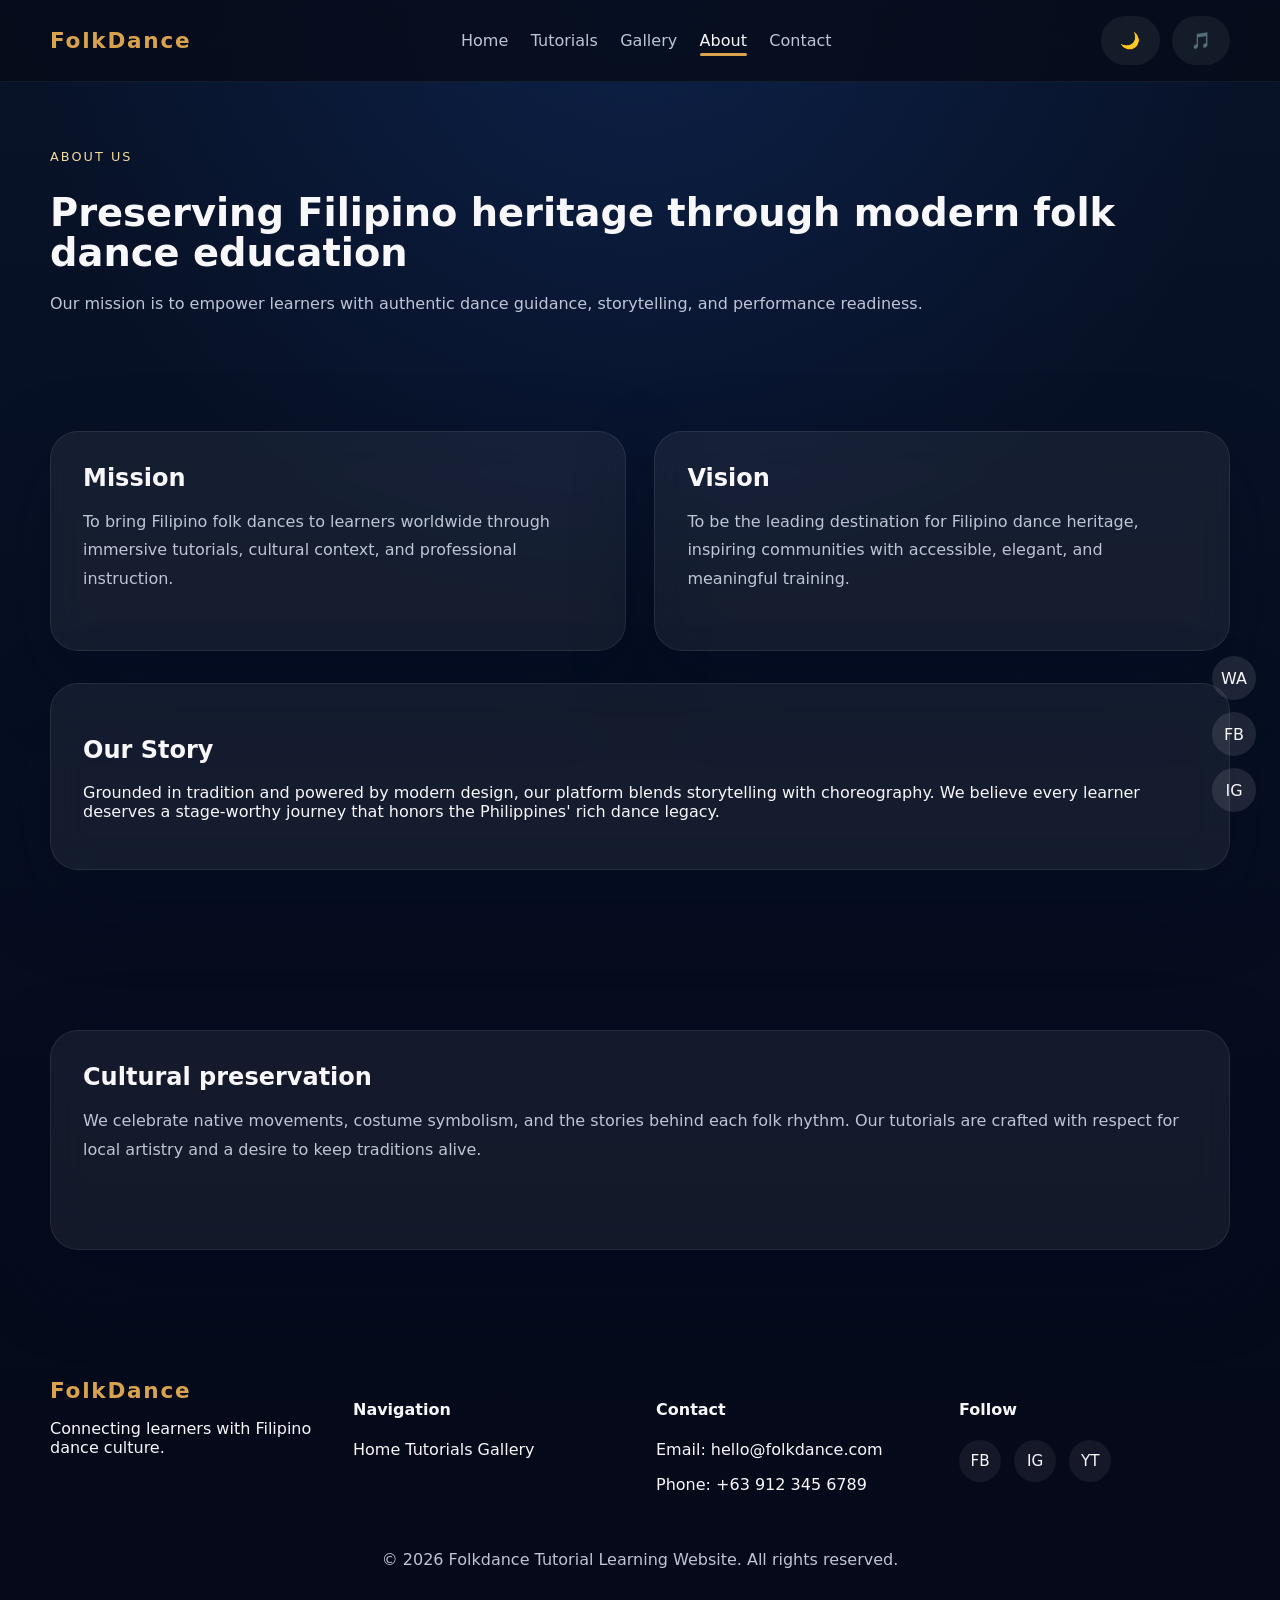
<file: about.html>
<!DOCTYPE html>
<html lang="en">
<head>
  <meta charset="UTF-8" />
  <meta name="viewport" content="width=device-width, initial-scale=1.0" />
  <title>About Folkdance Tutorials</title>
  <link rel="stylesheet" href="css/style.css" />
  <script defer src="js/script.js"></script>
</head>
<body class="page-about">
  <div id="preloader" class="preloader">
    <div class="preloader__spinner"></div>
    <p>Gathering our story...</p>
  </div>

  <header class="site-header">
    <div class="container header-inner">
      <a href="index.html" class="brand">FolkDance</a>
      <nav class="nav" id="mainNav">
        <a href="index.html" class="nav__link">Home</a>
        <a href="tutorials.html" class="nav__link">Tutorials</a>
        <a href="gallery.html" class="nav__link">Gallery</a>
        <a href="about.html" class="nav__link active">About</a>
        <a href="contact.html" class="nav__link">Contact</a>
      </nav>
      <div class="header-actions">
        <button class="icon-btn" id="themeToggle" aria-label="Toggle dark mode">🌙</button>
        <button class="icon-btn" id="musicToggle" aria-label="Toggle background music">🎵</button>
        <button class="menu-toggle" id="menuToggle" aria-label="Open menu">
          <span></span><span></span><span></span>
        </button>
      </div>
    </div>
    <div class="mobile-nav" id="mobileNav">
      <a href="index.html">Home</a>
      <a href="tutorials.html">Tutorials</a>
      <a href="gallery.html">Gallery</a>
      <a href="about.html">About</a>
      <a href="contact.html">Contact</a>
    </div>
  </header>

  <main>
    <section class="section page-header page-header--small">
      <div class="container">
        <span class="eyebrow">About us</span>
        <h1>Preserving Filipino heritage through modern folk dance education</h1>
        <p>Our mission is to empower learners with authentic dance guidance, storytelling, and performance readiness.</p>
      </div>
    </section>

    <section class="section story">
      <div class="container grid grid--2">
        <div class="glass-card story-card">
          <h2>Mission</h2>
          <p>To bring Filipino folk dances to learners worldwide through immersive tutorials, cultural context, and professional instruction.</p>
        </div>
        <div class="glass-card story-card">
          <h2>Vision</h2>
          <p>To be the leading destination for Filipino dance heritage, inspiring communities with accessible, elegant, and meaningful training.</p>
        </div>
      </div>
      <div class="container story-panel glass-card">
        <h2>Our Story</h2>
        <p>Grounded in tradition and powered by modern design, our platform blends storytelling with choreography. We believe every learner deserves a stage-worthy journey that honors the Philippines' rich dance legacy.</p>
      </div>
    </section>

    <section class="section culture">
      <div class="container culture-card glass-card">
        <h2>Cultural preservation</h2>
        <p>We celebrate native movements, costume symbolism, and the stories behind each folk rhythm. Our tutorials are crafted with respect for local artistry and a desire to keep traditions alive.</p>
      </div>
    </section>

  </main>

  <footer class="site-footer">
    <div class="container footer-grid">
      <div>
        <a href="index.html" class="brand">FolkDance</a>
        <p>Connecting learners with Filipino dance culture.</p>
      </div>
      <div>
        <h4>Navigation</h4>
        <a href="index.html">Home</a>
        <a href="tutorials.html">Tutorials</a>
        <a href="gallery.html">Gallery</a>
      </div>
      <div>
        <h4>Contact</h4>
        <p>Email: hello@folkdance.com</p>
        <p>Phone: +63 912 345 6789</p>
      </div>
      <div>
        <h4>Follow</h4>
        <div class="social-links">
          <a href="#">FB</a>
          <a href="#">IG</a>
          <a href="#">YT</a>
        </div>
      </div>
    </div>
    <div class="footer-note">
      <p>© 2026 Folkdance Tutorial Learning Website. All rights reserved.</p>
    </div>
  </footer>

  <button id="backToTop" class="back-to-top" aria-label="Back to top">↑</button>
  <div class="floating-socials">
    <a href="#" aria-label="WhatsApp">WA</a>
    <a href="#" aria-label="Facebook">FB</a>
    <a href="#" aria-label="Instagram">IG</a>
  </div>
  <audio id="bgMusic" loop src="https://assets.mixkit.co/music/preview/mixkit-joyful-upbeat-folk-accordion-1316.mp3"></audio>
</body>
</html>
</file>
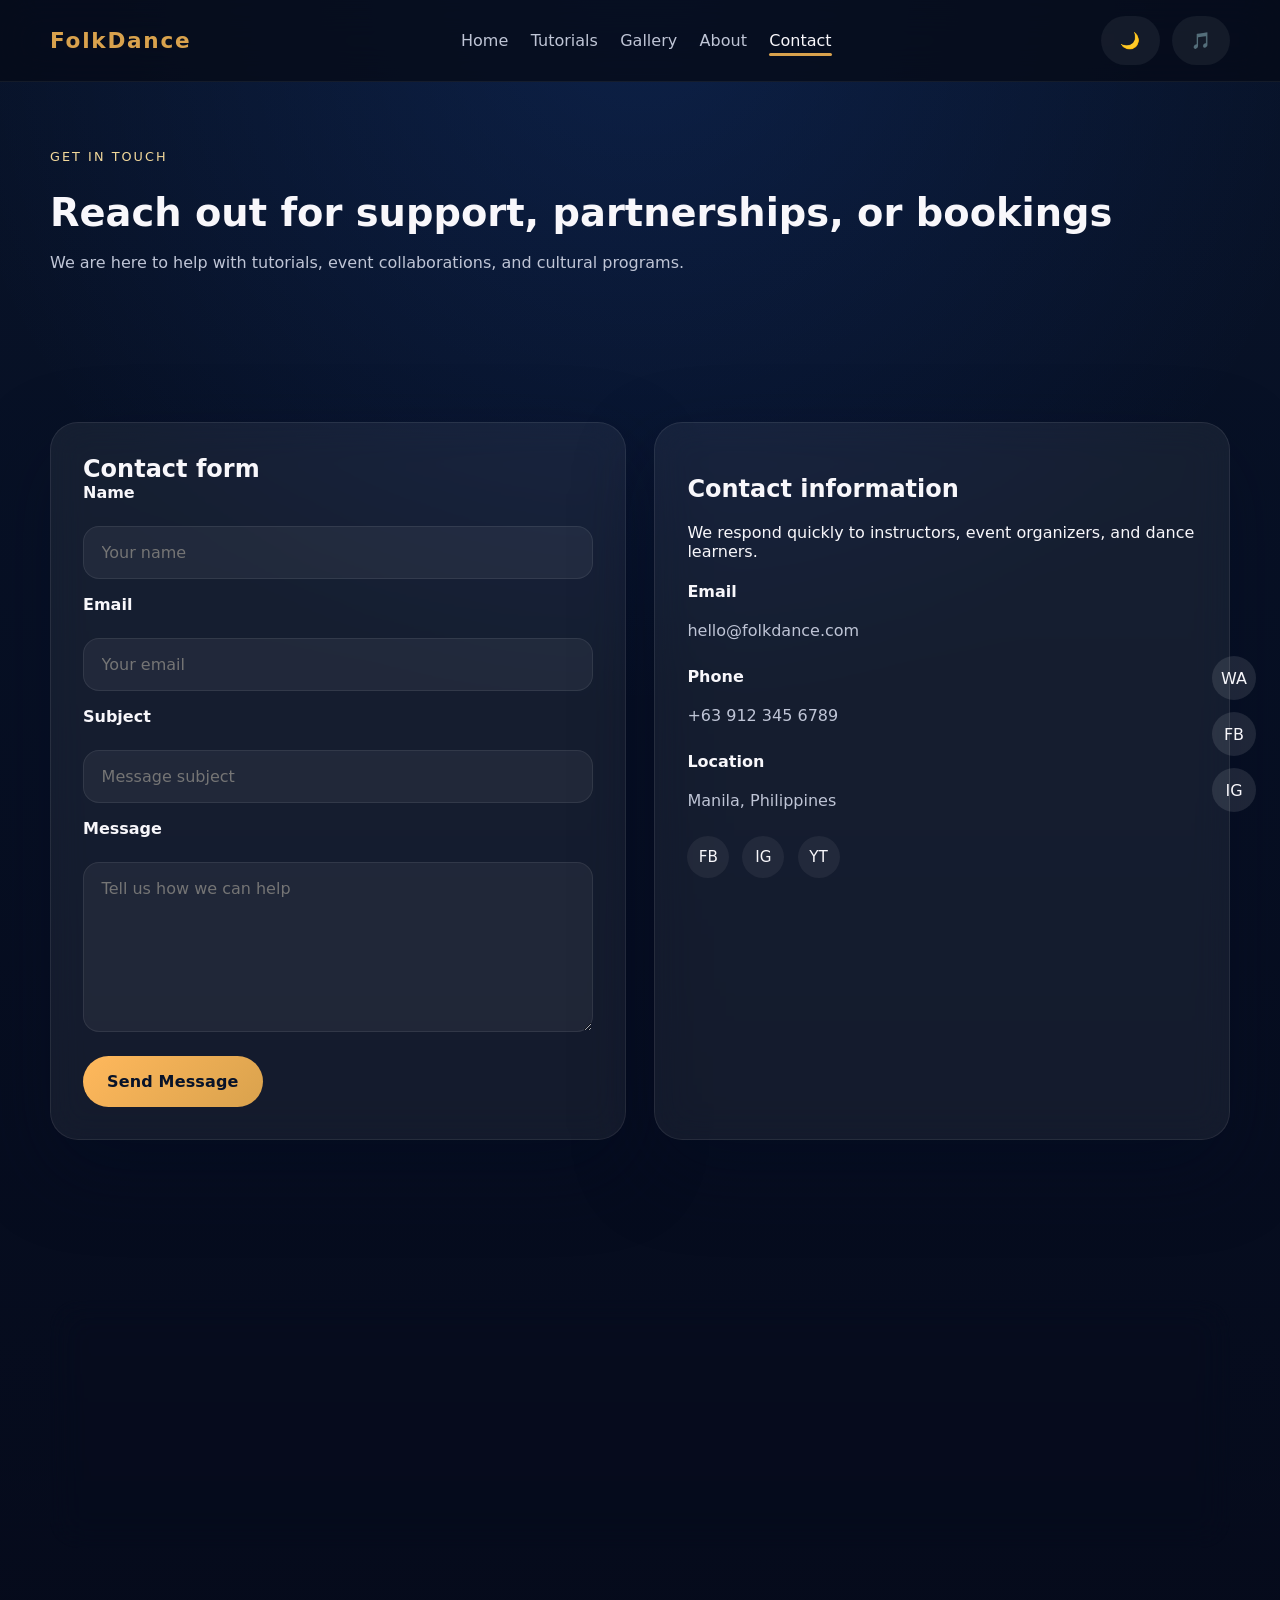
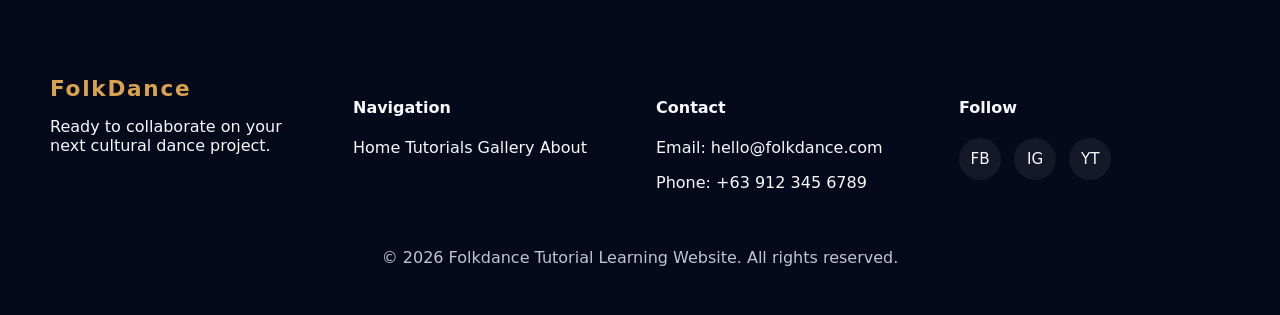
<file: contact.html>
<!DOCTYPE html>
<html lang="en">
<head>
  <meta charset="UTF-8" />
  <meta name="viewport" content="width=device-width, initial-scale=1.0" />
  <title>Contact Folkdance Tutorials</title>
  <link rel="stylesheet" href="css/style.css" />
  <script defer src="js/script.js"></script>
</head>
<body class="page-contact">
  <div id="preloader" class="preloader">
    <div class="preloader__spinner"></div>
    <p>Loading contact details...</p>
  </div>

  <header class="site-header">
    <div class="container header-inner">
      <a href="index.html" class="brand">FolkDance</a>
      <nav class="nav" id="mainNav">
        <a href="index.html" class="nav__link">Home</a>
        <a href="tutorials.html" class="nav__link">Tutorials</a>
        <a href="gallery.html" class="nav__link">Gallery</a>
        <a href="about.html" class="nav__link">About</a>
        <a href="contact.html" class="nav__link active">Contact</a>
      </nav>
      <div class="header-actions">
        <button class="icon-btn" id="themeToggle" aria-label="Toggle dark mode">🌙</button>
        <button class="icon-btn" id="musicToggle" aria-label="Toggle background music">🎵</button>
        <button class="menu-toggle" id="menuToggle" aria-label="Open menu">
          <span></span><span></span><span></span>
        </button>
      </div>
    </div>
    <div class="mobile-nav" id="mobileNav">
      <a href="index.html">Home</a>
      <a href="tutorials.html">Tutorials</a>
      <a href="gallery.html">Gallery</a>
      <a href="about.html">About</a>
      <a href="contact.html">Contact</a>
    </div>
  </header>

  <main>
    <section class="section page-header page-header--small">
      <div class="container">
        <span class="eyebrow">Get in touch</span>
        <h1>Reach out for support, partnerships, or bookings</h1>
        <p>We are here to help with tutorials, event collaborations, and cultural programs.</p>
      </div>
    </section>

    <section class="section contact-grid">
      <div class="container grid grid--2">
        <div class="glass-card contact-panel">
          <h2>Contact form</h2>
          <form class="contact-form">
            <label for="name">Name</label>
            <input id="name" type="text" placeholder="Your name" />
            <label for="email">Email</label>
            <input id="email" type="email" placeholder="Your email" />
            <label for="subject">Subject</label>
            <input id="subject" type="text" placeholder="Message subject" />
            <label for="message">Message</label>
            <textarea id="message" rows="5" placeholder="Tell us how we can help"></textarea>
            <button type="submit" class="btn btn-primary">Send Message</button>
          </form>
        </div>
        <div class="glass-card contact-info">
          <h2>Contact information</h2>
          <p>We respond quickly to instructors, event organizers, and dance learners.</p>
          <div class="info-block">
            <h4>Email</h4>
            <p>hello@folkdance.com</p>
          </div>
          <div class="info-block">
            <h4>Phone</h4>
            <p>+63 912 345 6789</p>
          </div>
          <div class="info-block">
            <h4>Location</h4>
            <p>Manila, Philippines</p>
          </div>
          <div class="social-links contact-socials">
            <a href="#">FB</a>
            <a href="#">IG</a>
            <a href="#">YT</a>
          </div>
        </div>
      </div>
    </section>

    <section class="section map-section">
      <div class="container">
        <div class="map-card glass-card">
          <h2>Find us on the map</h2>
          <iframe class="map-frame" src="https://www.google.com/maps/embed?pb=!1m18!1m12!1m3!1d3875.5437091161213!2d121.03996911530162!3d14.610349389847254!2m3!1f0!2f0!3f0!3m2!1i1024!2i768!4f13.1!3m3!1m2!1s0x3397b7cf3a7b18e3%3A0xc827fe6b4b661d60!2sManila!5e0!3m2!1sen!2sph!4v1700000000000!5m2!1sen!2sph" allowfullscreen="" loading="lazy" referrerpolicy="no-referrer-when-downgrade"></iframe>
        </div>
      </div>
    </section>
  </main>

  <footer class="site-footer">
    <div class="container footer-grid">
      <div>
        <a href="index.html" class="brand">FolkDance</a>
        <p>Ready to collaborate on your next cultural dance project.</p>
      </div>
      <div>
        <h4>Navigation</h4>
        <a href="index.html">Home</a>
        <a href="tutorials.html">Tutorials</a>
        <a href="gallery.html">Gallery</a>
        <a href="about.html">About</a>
      </div>
      <div>
        <h4>Contact</h4>
        <p>Email: hello@folkdance.com</p>
        <p>Phone: +63 912 345 6789</p>
      </div>
      <div>
        <h4>Follow</h4>
        <div class="social-links">
          <a href="#">FB</a>
          <a href="#">IG</a>
          <a href="#">YT</a>
        </div>
      </div>
    </div>
    <div class="footer-note">
      <p>© 2026 Folkdance Tutorial Learning Website. All rights reserved.</p>
    </div>
  </footer>

  <button id="backToTop" class="back-to-top" aria-label="Back to top">↑</button>
  <div class="floating-socials">
    <a href="#" aria-label="WhatsApp">WA</a>
    <a href="#" aria-label="Facebook">FB</a>
    <a href="#" aria-label="Instagram">IG</a>
  </div>
  <audio id="bgMusic" loop src="https://assets.mixkit.co/music/preview/mixkit-joyful-upbeat-folk-accordion-1316.mp3"></audio>
</body>
</html>
</file>
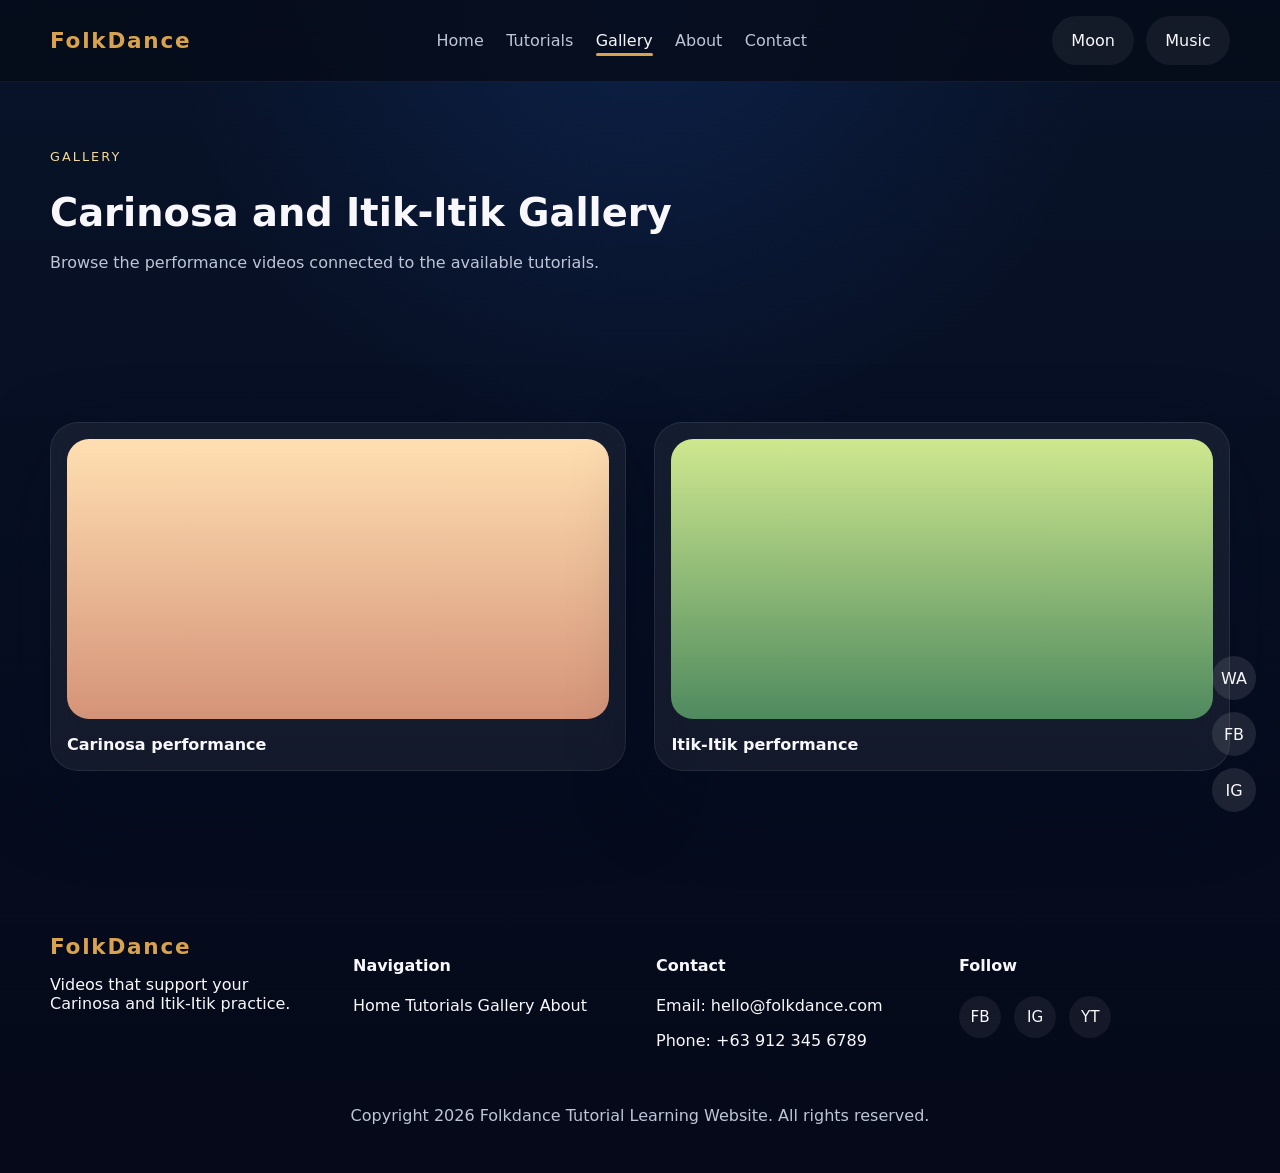
<file: gallery.html>
<!DOCTYPE html>
<html lang="en">
<head>
  <meta charset="UTF-8" />
  <meta name="viewport" content="width=device-width, initial-scale=1.0" />
  <title>Folkdance Gallery</title>
  <link rel="stylesheet" href="css/style.css" />
  <script defer src="js/script.js"></script>
</head>
<body class="page-gallery">
  <div id="preloader" class="preloader">
    <div class="preloader__spinner"></div>
    <p>Loading gallery...</p>
  </div>

  <header class="site-header">
    <div class="container header-inner">
      <a href="index.html" class="brand">FolkDance</a>
      <nav class="nav" id="mainNav">
        <a href="index.html" class="nav__link">Home</a>
        <a href="tutorials.html" class="nav__link">Tutorials</a>
        <a href="gallery.html" class="nav__link active">Gallery</a>
        <a href="about.html" class="nav__link">About</a>
        <a href="contact.html" class="nav__link">Contact</a>
      </nav>
      <div class="header-actions">
        <button class="icon-btn" id="themeToggle" aria-label="Toggle dark mode">Moon</button>
        <button class="icon-btn" id="musicToggle" aria-label="Toggle background music">Music</button>
        <button class="menu-toggle" id="menuToggle" aria-label="Open menu">
          <span></span><span></span><span></span>
        </button>
      </div>
    </div>
    <div class="mobile-nav" id="mobileNav">
      <a href="index.html">Home</a>
      <a href="tutorials.html">Tutorials</a>
      <a href="gallery.html">Gallery</a>
      <a href="about.html">About</a>
      <a href="contact.html">Contact</a>
    </div>
  </header>

  <main>
    <section class="section page-header page-header--small">
      <div class="container">
        <span class="eyebrow">Gallery</span>
        <h1>Carinosa and Itik-Itik Gallery</h1>
        <p>Browse the performance videos connected to the available tutorials.</p>
      </div>
    </section>

    <section class="section gallery-section">
      <div class="container grid grid--2" id="galleryGrid">
        <div class="gallery-item glass-card" data-type="video" data-src="videos/Gallery/Philippine Folk Dances - Track 02 - Carinosa.mp4">
          <div class="gallery-thumb gallery-thumb--carinosa"></div>
          <span class="gallery-label">Carinosa performance</span>
        </div>
        <div class="gallery-item glass-card" data-type="video" data-src="videos/Gallery/Philippine Folk Dances - Track 03 - Itik Itik.mp4">
          <div class="gallery-thumb gallery-thumb--itik"></div>
          <span class="gallery-label">Itik-Itik performance</span>
        </div>
      </div>
    </section>
  </main>

  <div class="lightbox" id="lightbox">
    <button class="lightbox-close" id="lightboxClose" aria-label="Close preview">x</button>
    <div class="lightbox-content" id="lightboxContent"></div>
  </div>

  <footer class="site-footer">
    <div class="container footer-grid">
      <div>
        <a href="index.html" class="brand">FolkDance</a>
        <p>Videos that support your Carinosa and Itik-Itik practice.</p>
      </div>
      <div>
        <h4>Navigation</h4>
        <a href="index.html">Home</a>
        <a href="tutorials.html">Tutorials</a>
        <a href="gallery.html">Gallery</a>
        <a href="about.html">About</a>
      </div>
      <div>
        <h4>Contact</h4>
        <p>Email: hello@folkdance.com</p>
        <p>Phone: +63 912 345 6789</p>
      </div>
      <div>
        <h4>Follow</h4>
        <div class="social-links">
          <a href="#">FB</a>
          <a href="#">IG</a>
          <a href="#">YT</a>
        </div>
      </div>
    </div>
    <div class="footer-note">
      <p>Copyright 2026 Folkdance Tutorial Learning Website. All rights reserved.</p>
    </div>
  </footer>

  <button id="backToTop" class="back-to-top" aria-label="Back to top">Up</button>
  <div class="floating-socials">
    <a href="#" aria-label="WhatsApp">WA</a>
    <a href="#" aria-label="Facebook">FB</a>
    <a href="#" aria-label="Instagram">IG</a>
  </div>
  <audio id="bgMusic" loop src="https://assets.mixkit.co/music/preview/mixkit-joyful-upbeat-folk-accordion-1316.mp3"></audio>
</body>
</html>
</file>
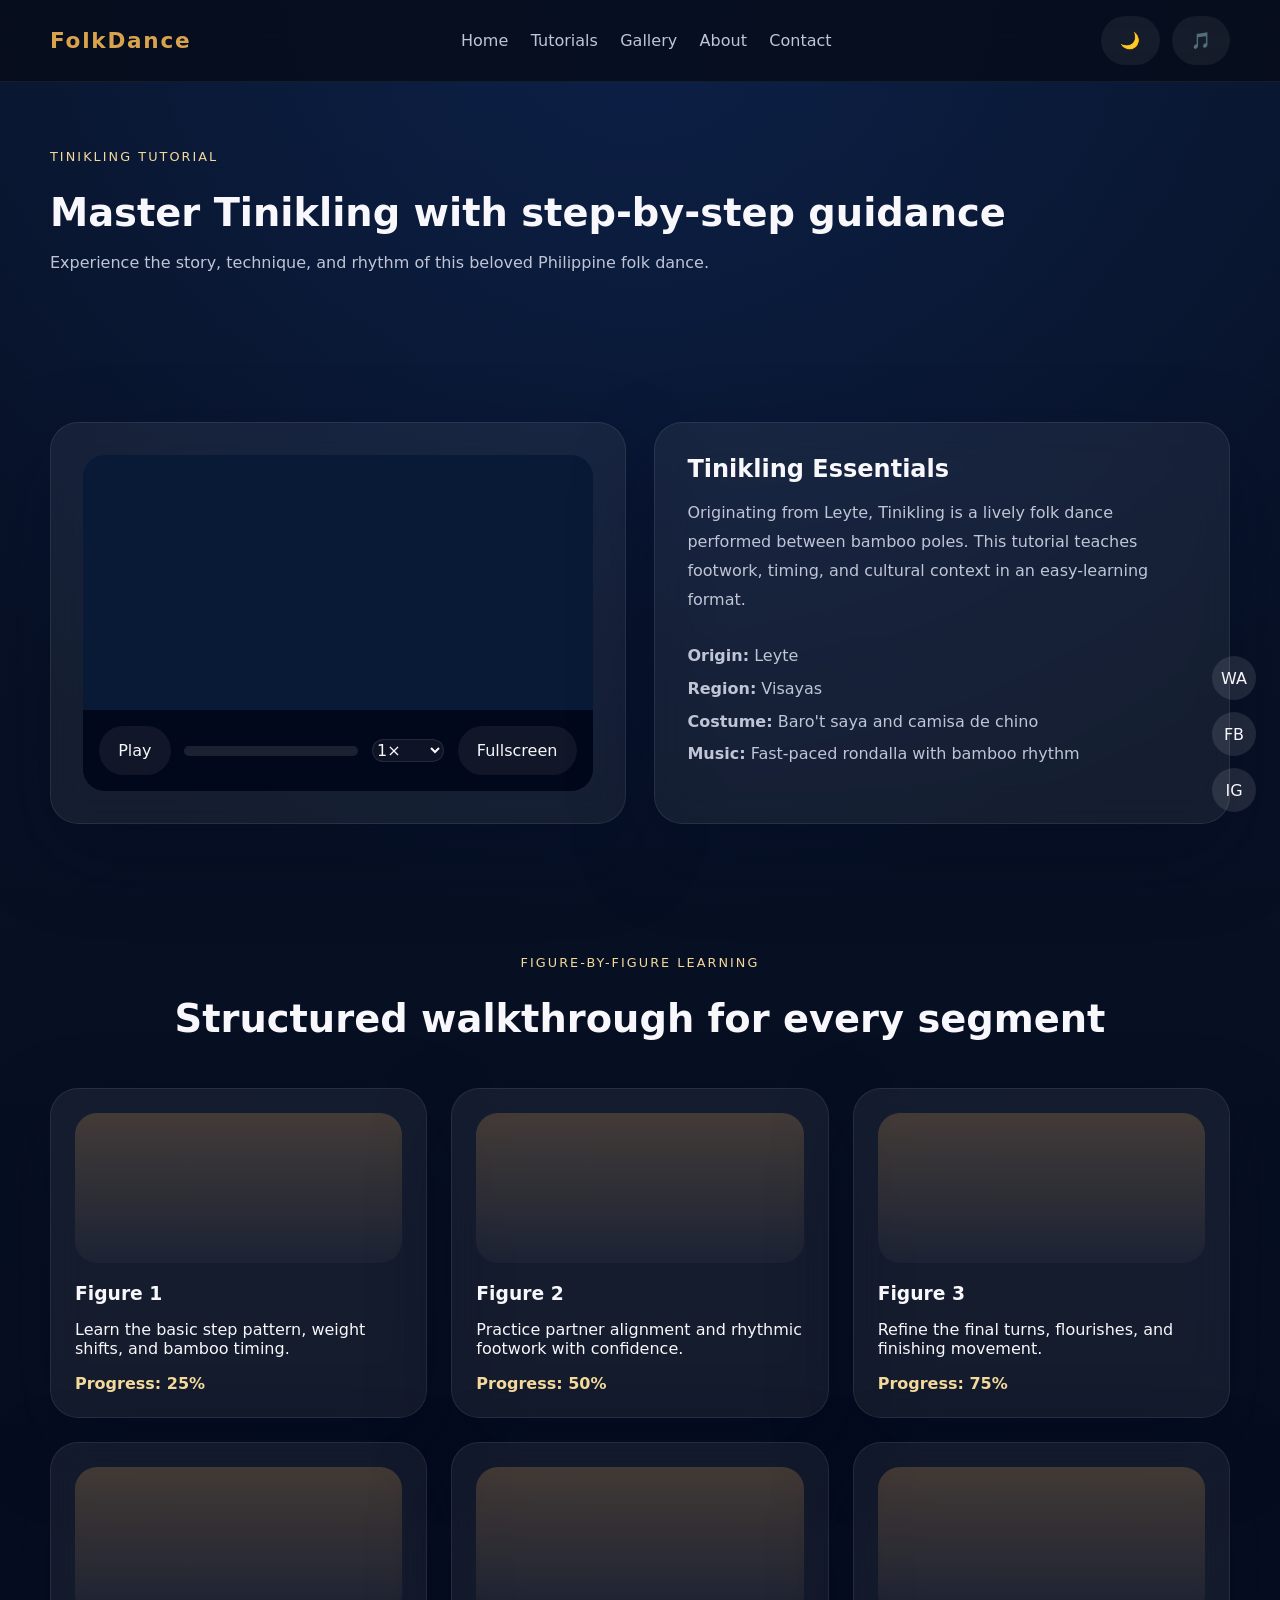
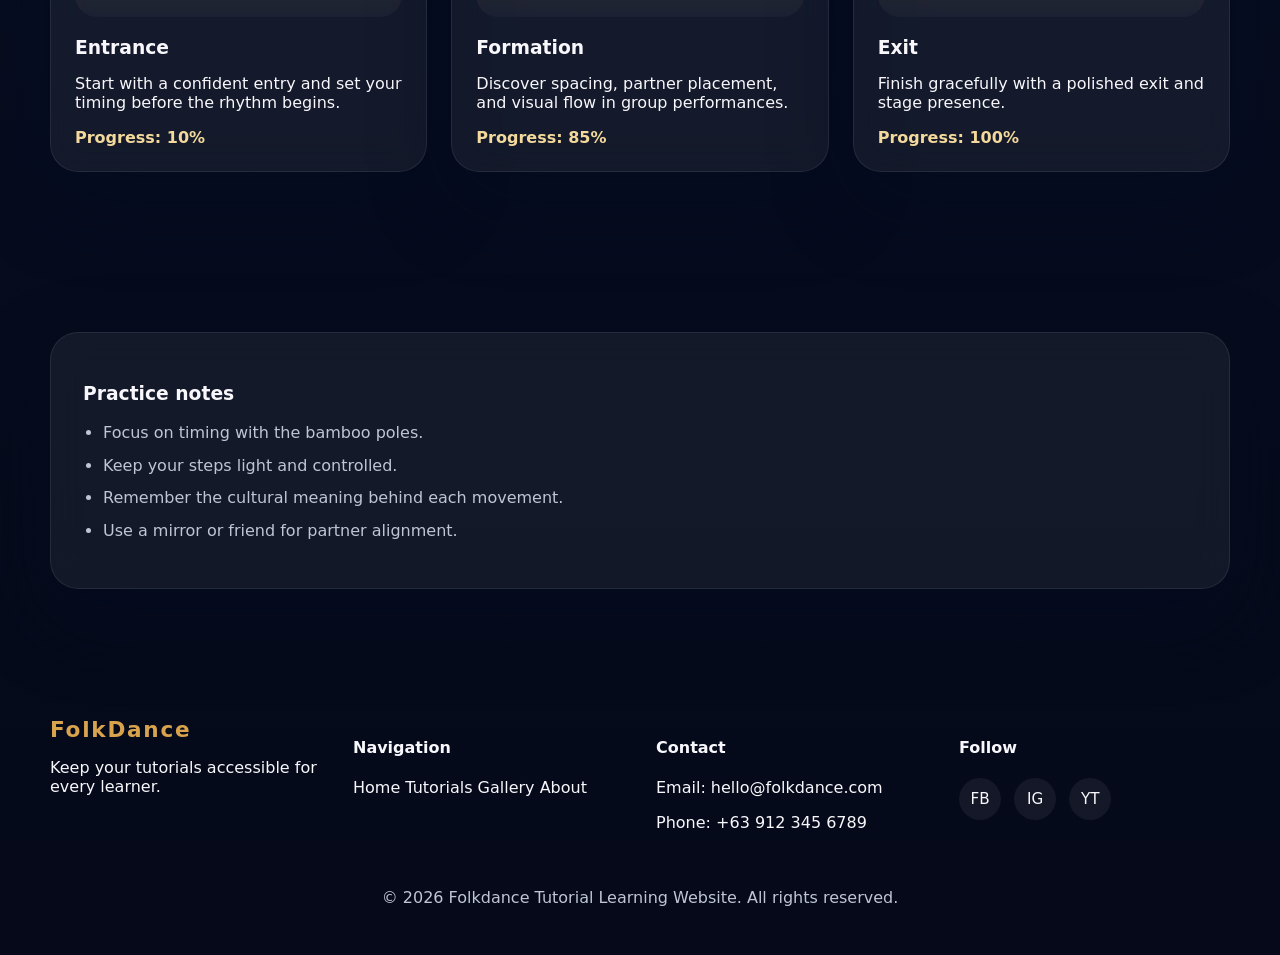
<file: tutorial-details.html>
<!DOCTYPE html>
<html lang="en">
<head>
  <meta charset="UTF-8" />
  <meta name="viewport" content="width=device-width, initial-scale=1.0" />
  <title>Tinikling Tutorial Details</title>
  <link rel="stylesheet" href="css/style.css" />
  <script defer src="js/script.js"></script>
</head>
<body class="page-details">
  <div id="preloader" class="preloader">
    <div class="preloader__spinner"></div>
    <p>Opening the tutorial...</p>
  </div>

  <header class="site-header">
    <div class="container header-inner">
      <a href="index.html" class="brand">FolkDance</a>
      <nav class="nav" id="mainNav">
        <a href="index.html" class="nav__link">Home</a>
        <a href="tutorials.html" class="nav__link">Tutorials</a>
        <a href="gallery.html" class="nav__link">Gallery</a>
        <a href="about.html" class="nav__link">About</a>
        <a href="contact.html" class="nav__link">Contact</a>
      </nav>
      <div class="header-actions">
        <button class="icon-btn" id="themeToggle" aria-label="Toggle dark mode">🌙</button>
        <button class="icon-btn" id="musicToggle" aria-label="Toggle background music">🎵</button>
        <button class="menu-toggle" id="menuToggle" aria-label="Open menu">
          <span></span><span></span><span></span>
        </button>
      </div>
    </div>
    <div class="mobile-nav" id="mobileNav">
      <a href="index.html">Home</a>
      <a href="tutorials.html">Tutorials</a>
      <a href="gallery.html">Gallery</a>
      <a href="about.html">About</a>
      <a href="contact.html">Contact</a>
    </div>
  </header>

  <main>
    <section class="section page-header page-header--small">
      <div class="container">
        <span class="eyebrow">Tinikling tutorial</span>
        <h1>Master Tinikling with step-by-step guidance</h1>
        <p>Experience the story, technique, and rhythm of this beloved Philippine folk dance.</p>
      </div>
    </section>

    <section class="section tutorial-detail">
      <div class="container grid grid--2">
        <div class="detail-video glass-card">
          <div class="video-frame">
            <video id="detailVideo" src="https://www.w3schools.com/html/mov_bbb.mp4" preload="metadata"></video>
            <div class="video-controls" id="videoControls">
              <button class="control-btn" id="playPause">Play</button>
              <div class="progress-bar" id="videoProgress">
                <div class="progress-filled"></div>
              </div>
              <select id="speedSelect" class="speed-select">
                <option value="0.75">0.75×</option>
                <option value="1" selected>1×</option>
                <option value="1.25">1.25×</option>
                <option value="1.5">1.5×</option>
              </select>
              <button class="control-btn" id="fullscreenBtn">Fullscreen</button>
            </div>
          </div>
        </div>

        <div class="detail-info glass-card">
          <h2>Tinikling Essentials</h2>
          <p>Originating from Leyte, Tinikling is a lively folk dance performed between bamboo poles. This tutorial teaches footwork, timing, and cultural context in an easy-learning format.</p>
          <ul class="detail-list">
            <li><strong>Origin:</strong> Leyte</li>
            <li><strong>Region:</strong> Visayas</li>
            <li><strong>Costume:</strong> Baro't saya and camisa de chino</li>
            <li><strong>Music:</strong> Fast-paced rondalla with bamboo rhythm</li>
          </ul>
        </div>
      </div>
    </section>

    <section class="section figures">
      <div class="container">
        <div class="section__header">
          <span class="eyebrow">Figure-by-figure learning</span>
          <h2>Structured walkthrough for every segment</h2>
        </div>
        <div class="figure-grid">
          <article class="figure-card glass-card">
            <div class="figure-card__media"></div>
            <h3>Figure 1</h3>
            <p>Learn the basic step pattern, weight shifts, and bamboo timing.</p>
            <div class="figure-meta">Progress: <strong>25%</strong></div>
          </article>
          <article class="figure-card glass-card">
            <div class="figure-card__media"></div>
            <h3>Figure 2</h3>
            <p>Practice partner alignment and rhythmic footwork with confidence.</p>
            <div class="figure-meta">Progress: <strong>50%</strong></div>
          </article>
          <article class="figure-card glass-card">
            <div class="figure-card__media"></div>
            <h3>Figure 3</h3>
            <p>Refine the final turns, flourishes, and finishing movement.</p>
            <div class="figure-meta">Progress: <strong>75%</strong></div>
          </article>
          <article class="figure-card glass-card">
            <div class="figure-card__media"></div>
            <h3>Entrance</h3>
            <p>Start with a confident entry and set your timing before the rhythm begins.</p>
            <div class="figure-meta">Progress: <strong>10%</strong></div>
          </article>
          <article class="figure-card glass-card">
            <div class="figure-card__media"></div>
            <h3>Formation</h3>
            <p>Discover spacing, partner placement, and visual flow in group performances.</p>
            <div class="figure-meta">Progress: <strong>85%</strong></div>
          </article>
          <article class="figure-card glass-card">
            <div class="figure-card__media"></div>
            <h3>Exit</h3>
            <p>Finish gracefully with a polished exit and stage presence.</p>
            <div class="figure-meta">Progress: <strong>100%</strong></div>
          </article>
        </div>
      </div>
    </section>

    <section class="section notes">
      <div class="container glass-card notes-panel">
        <h3>Practice notes</h3>
        <ul>
          <li>Focus on timing with the bamboo poles.</li>
          <li>Keep your steps light and controlled.</li>
          <li>Remember the cultural meaning behind each movement.</li>
          <li>Use a mirror or friend for partner alignment.</li>
        </ul>
      </div>
    </section>
  </main>

  <footer class="site-footer">
    <div class="container footer-grid">
      <div>
        <a href="index.html" class="brand">FolkDance</a>
        <p>Keep your tutorials accessible for every learner.</p>
      </div>
      <div>
        <h4>Navigation</h4>
        <a href="index.html">Home</a>
        <a href="tutorials.html">Tutorials</a>
        <a href="gallery.html">Gallery</a>
        <a href="about.html">About</a>
      </div>
      <div>
        <h4>Contact</h4>
        <p>Email: hello@folkdance.com</p>
        <p>Phone: +63 912 345 6789</p>
      </div>
      <div>
        <h4>Follow</h4>
        <div class="social-links">
          <a href="#">FB</a>
          <a href="#">IG</a>
          <a href="#">YT</a>
        </div>
      </div>
    </div>
    <div class="footer-note">
      <p>© 2026 Folkdance Tutorial Learning Website. All rights reserved.</p>
    </div>
  </footer>

  <button id="backToTop" class="back-to-top" aria-label="Back to top">↑</button>
  <div class="floating-socials">
    <a href="#" aria-label="WhatsApp">WA</a>
    <a href="#" aria-label="Facebook">FB</a>
    <a href="#" aria-label="Instagram">IG</a>
  </div>
  <audio id="bgMusic" loop src="https://assets.mixkit.co/music/preview/mixkit-joyful-upbeat-folk-accordion-1316.mp3"></audio>
</body>
</html>
</file>
<file: css/style.css>
:root {
  --bg: #081329;
  --surface: rgba(255, 255, 255, 0.08);
  --surface-strong: rgba(255, 255, 255, 0.12);
  --text: #f8f7fb;
  --muted: #bfc5d6;
  --gold: #d9a24d;
  --gold-soft: #f3d99b;
  --accent: #ffb85c;
  --blue-deep: #16234d;
  --brown-warm: #6f4c24;
  --shadow: 0 30px 80px rgba(3, 11, 33, 0.35);
  --radius: 28px;
}

html {
  scroll-behavior: smooth;
}

* {
  box-sizing: border-box;
}

body {
  margin: 0;
  font-family: Inter, system-ui, -apple-system, BlinkMacSystemFont, 'Segoe UI', sans-serif;
  background: radial-gradient(circle at top, rgba(41, 116, 255, 0.14), transparent 35%),
    linear-gradient(180deg, #081329 0%, #050919 100%);
  color: var(--text);
  min-height: 100vh;
  overflow-x: hidden;
}

img, iframe, video {
  max-width: 100%;
  display: block;
}

a {
  color: inherit;
  text-decoration: none;
}

.reveal-visible,
.glass-card,
.section__header,
.hero__content,
.detail-info,
.figure-card,
.contact-panel,
.gallery-item {
  opacity: 0;
  transform: translateY(24px);
  transition: opacity 0.8s ease, transform 0.8s ease;
}

.reveal-visible {
  opacity: 1;
  transform: translateY(0);
}

button, input, textarea, select {
  font: inherit;
}

button {
  cursor: pointer;
}

.container {
  width: min(1180px, calc(100% - 2rem));
  margin: 0 auto;
}

.preloader {
  position: fixed;
  inset: 0;
  display: flex;
  flex-direction: column;
  justify-content: center;
  align-items: center;
  gap: 1rem;
  background: #050713;
  color: var(--text);
  z-index: 9999;
  transition: opacity 0.4s ease, visibility 0.4s ease;
}

.preloader--hidden {
  opacity: 0;
  visibility: hidden;
}

.preloader__spinner {
  width: 72px;
  height: 72px;
  border: 6px solid rgba(255, 255, 255, 0.12);
  border-top-color: var(--gold);
  border-radius: 50%;
  animation: spin 1.2s linear infinite;
}

@keyframes spin {
  to {
    transform: rotate(360deg);
  }
}

.site-header {
  position: sticky;
  top: 0;
  z-index: 15;
  backdrop-filter: blur(18px);
  background: rgba(6, 11, 24, 0.78);
  border-bottom: 1px solid rgba(255, 255, 255, 0.06);
}

.header-inner {
  display: flex;
  align-items: center;
  justify-content: space-between;
  gap: 1rem;
  padding: 1rem 0;
}

.brand {
  font-size: 1.35rem;
  font-weight: 800;
  letter-spacing: 0.08em;
  color: var(--gold);
}

.nav {
  display: flex;
  align-items: center;
  gap: 1.4rem;
}

.nav__link {
  color: var(--muted);
  position: relative;
  transition: color 0.25s ease;
}

.nav__link:hover,
.nav__link.active {
  color: var(--text);
}

.nav__link.active::after,
.nav__link:hover::after {
  content: '';
  position: absolute;
  bottom: -6px;
  left: 0;
  width: 100%;
  height: 3px;
  background: var(--gold);
  border-radius: 999px;
}

.header-actions {
  display: flex;
  align-items: center;
  gap: 0.75rem;
}

.icon-btn,
.menu-toggle,
.control-btn,
.filter-chip,
.btn {
  border: none;
  outline: none;
  padding: 0.95rem 1.2rem;
  border-radius: 999px;
  background: rgba(255, 255, 255, 0.06);
  color: var(--text);
  transition: transform 0.25s ease, background 0.25s ease, color 0.25s ease;
}

.icon-btn:hover,
.control-btn:hover,
.filter-chip:hover,
.btn:hover {
  transform: translateY(-2px);
  background: rgba(255, 255, 255, 0.12);
}

.menu-toggle {
  display: none;
  width: 45px;
  height: 45px;
  justify-content: center;
  align-items: center;
  background: rgba(255, 255, 255, 0.07);
}

.menu-toggle span {
  display: block;
  width: 22px;
  height: 2px;
  margin: 4px 0;
  background: var(--text);
  transition: transform 0.25s ease;
}

.mobile-nav {
  display: none;
  flex-direction: column;
  gap: 0.6rem;
  padding: 1rem 0 1rem 0;
}

.hero {
  position: relative;
  min-height: 90vh;
  display: flex;
  align-items: center;
  justify-content: center;
  overflow: hidden;
}

.hero--video {
  position: relative;
}

.hero__video {
  position: absolute;
  inset: 0;
  width: 100%;
  height: 100%;
  object-fit: cover;
  opacity: 0.55;
}

.hero__overlay {
  position: absolute;
  inset: 0;
  background: linear-gradient(180deg, rgba(6, 11, 24, 0.45), rgba(6, 11, 24, 0.95));
}

.hero__content {
  position: relative;
  z-index: 2;
  text-align: center;
  padding: 4rem 1rem;
}

.eyebrow {
  display: inline-flex;
  align-items: center;
  gap: 0.5rem;
  color: var(--gold-soft);
  text-transform: uppercase;
  letter-spacing: 0.16em;
  font-size: 0.8rem;
  margin-bottom: 1rem;
}

.hero h1,
.section__header h2,
.page-header h1,
.figure-card h3,
.detail-info h2,
.team-card h3,
.map-card h2,
.culture-card h2,
.story-card h2,
.testimonial-card h4,
.contact-panel h2 {
  margin: 0;
}

.hero h1 {
  font-size: clamp(2.8rem, 4vw, 4.4rem);
  line-height: 1.02;
  max-width: 900px;
  margin: 0 auto 1rem;
}

.hero p {
  max-width: 680px;
  margin: 0 auto 2rem;
  color: rgba(255, 255, 255, 0.82);
  font-size: 1.05rem;
}

.hero__cta {
  display: flex;
  justify-content: center;
  flex-wrap: wrap;
  gap: 1rem;
}

.btn {
  display: inline-flex;
  align-items: center;
  justify-content: center;
  font-weight: 600;
  letter-spacing: 0.01em;
}

.btn-primary {
  background: linear-gradient(135deg, #ffb85c, #d9a24d);
  color: #081329;
}

.btn-secondary {
  background: rgba(255, 255, 255, 0.1);
  border: 1px solid rgba(255, 255, 255, 0.1);
}

.btn-tertiary {
  background: rgba(255, 255, 255, 0.05);
}

.section {
  padding: 5rem 0;
}

.section__header {
  text-align: center;
  margin-bottom: 3rem;
}

.section__header h2,
.page-header h1 {
  font-size: clamp(2rem, 3vw, 3.2rem);
  margin-top: 0.8rem;
  line-height: 1.05;
}

.section__header p,
.page-header p,
.detail-info p,
.culture-card p,
.story-card p,
.team-card p,
.contact-panel p,
.map-card p,
.info-block p,
.feature-card p,
.testimonial-card p {
  color: var(--muted);
  line-height: 1.8;
}

.contact-form {
  display: grid;
  gap: 1rem;
}

.contact-form label {
  display: block;
  font-weight: 600;
  margin-bottom: 0.5rem;
  color: var(--text);
}

.contact-form input,
.contact-form textarea {
  width: 100%;
  padding: 1rem 1.1rem;
  border-radius: 16px;
  border: 1px solid rgba(255, 255, 255, 0.08);
  background: rgba(255, 255, 255, 0.05);
  color: var(--text);
  outline: none;
}

.contact-form textarea {
  min-height: 170px;
  resize: vertical;
}

.contact-form button {
  width: fit-content;
  padding: 1rem 1.5rem;
  margin-top: 0.5rem;
}

.grid {
  display: grid;
  gap: 1.8rem;
}

.grid--2 {
  grid-template-columns: repeat(2, minmax(0, 1fr));
}

.grid--3 {
  grid-template-columns: repeat(3, minmax(0, 1fr));
}

.grid--4 {
  grid-template-columns: repeat(4, minmax(0, 1fr));
}

.glass-card {
  background: rgba(255, 255, 255, 0.06);
  border: 1px solid rgba(255, 255, 255, 0.08);
  border-radius: var(--radius);
  box-shadow: var(--shadow);
  backdrop-filter: blur(18px);
  padding: 2rem;
  overflow: hidden;
}

.dance-card,
.tutorial-card,
.feature-card,
.stat-card,
.figure-card,
.team-card,
.map-card,
.detail-video,
.detail-info,
.contact-panel,
.contact-info,
.story-card,
.culture-card,
.notes-panel,
.gallery-item,
.testimonial-card {
  position: relative;
}

.dance-card__visual,
.tutorial-card__thumb,
.team-card__avatar,
.figure-card__media,
.gallery-thumb,
.detail-video .video-frame,
.map-card .map-frame {
  border-radius: calc(var(--radius) - 6px);
}

.dance-card__visual,
.tutorial-card__thumb,
.team-card__avatar,
.figure-card__media,
.gallery-thumb {
  height: 220px;
  background-size: cover;
  background-position: center;
  margin-bottom: 1.5rem;
}

.dance-card__visual--tinikling,
.tutorial-card__thumb--tinikling,
.gallery-thumb--tinikling {
  background: linear-gradient(180deg, #f9d08b 0%, #d99d5e 100%);
}

.dance-card__visual--carinosa,
.tutorial-card__thumb--carinosa,
.gallery-thumb--carinosa {
  background: linear-gradient(180deg, #ffdfb2 0%, #d49378 100%);
}

.dance-card__visual--itik,
.tutorial-card__thumb--itik,
.gallery-thumb--itik {
  background: linear-gradient(180deg, #cfe88f 0%, #4f8a5f 100%);
}

.dance-card__visual--singkil,
.tutorial-card__thumb--singkil,
.gallery-thumb--singkil {
  background: linear-gradient(180deg, #97c9ff 0%, #395fa0 100%);
}

.dance-card__visual--pandanggo,
.tutorial-card__thumb--pandanggo,
.gallery-thumb--pandanggo {
  background: linear-gradient(180deg, #ffdfa8 0%, #a86f3d 100%);
}

.dance-card__visual--maglalatik,
.tutorial-card__thumb--maglalatik {
  background: linear-gradient(180deg, #e9b478 0%, #7b542f 100%);
}

.dance-card__visual--subli,
.tutorial-card__thumb--subli {
  background: linear-gradient(180deg, #84c5d5 0%, #466e83 100%);
}

.gallery-thumb--video {
  background: linear-gradient(180deg, #2a4b7a 0%, #0f1a34 100%);
}

.dance-card__body h3,
.tutorial-card__body h3,
.team-card h3,
.figure-card h3,
.testimonial-card h4 {
  margin-bottom: 0.85rem;
}

.dance-card__body p,
.tutorial-card__body p {
  color: var(--muted);
  margin-bottom: 1.3rem;
}

.tag-wrap {
  display: flex;
  flex-wrap: wrap;
  gap: 0.6rem;
  margin-bottom: 1.3rem;
}

.tag {
  display: inline-flex;
  align-items: center;
  gap: 0.35rem;
  padding: 0.55rem 0.85rem;
  border-radius: 999px;
  background: rgba(255, 255, 255, 0.08);
  color: var(--muted);
  font-size: 0.9rem;
}

.tag--gold {
  background: rgba(217, 162, 77, 0.16);
  color: var(--gold-soft);
}

.stat-card {
  text-align: center;
  padding: 2.5rem 1.6rem;
}

.stat-card h3 {
  font-size: 2.5rem;
  margin-bottom: 0.5rem;
}

.feature-card {
  padding: 2rem;
}

.testimonial-slider {
  position: relative;
  display: grid;
  place-items: center;
}

.testimonial-track {
  display: flex;
  overflow: hidden;
  width: 100%;
}

.testimonial-card {
  min-width: 100%;
  padding: 2.5rem;
  transition: transform 0.5s ease;
}

.testimonial-card p {
  font-size: 1.05rem;
  margin-bottom: 1.6rem;
}

.testimonial-card h4 {
  font-size: 1.05rem;
  margin-bottom: 0.4rem;
}

.testimonial-card span {
  color: var(--muted);
}

.slider-btn {
  position: absolute;
  top: 50%;
  transform: translateY(-50%);
  width: 50px;
  height: 50px;
  display: grid;
  place-items: center;
  background: rgba(255, 255, 255, 0.08);
  color: var(--text);
  border-radius: 999px;
}

.slider-btn--prev {
  left: 0;
}

.slider-btn--next {
  right: 0;
}

.accordion {
  max-width: 920px;
  margin: 0 auto;
  display: grid;
  gap: 1rem;
}

.accordion-item {
  border: 1px solid rgba(255, 255, 255, 0.08);
  border-radius: var(--radius);
  overflow: hidden;
  background: rgba(255, 255, 255, 0.05);
}

.accordion-trigger {
  width: 100%;
  background: transparent;
  padding: 1.4rem 1.5rem;
  color: var(--text);
  text-align: left;
  font-size: 1.05rem;
}

.accordion-trigger::after {
  content: '+';
  float: right;
}

.accordion-item.open .accordion-trigger::after {
  content: '-';
}

.accordion-panel {
  max-height: 0;
  overflow: hidden;
  transition: max-height 0.35s ease;
  padding: 0 1.5rem;
}

.accordion-panel p {
  margin: 1rem 0 1.6rem;
}

.filters {
  padding-top: 2rem;
  padding-bottom: 2rem;
}

.filter-wrap {
  display: grid;
  gap: 1.4rem;
}

.search-bar {
  display: grid;
  gap: 0.75rem;
}

.search-bar input {
  width: 100%;
  padding: 1rem 1.2rem;
  border-radius: 16px;
  border: 1px solid rgba(255, 255, 255, 0.08);
  background: rgba(255, 255, 255, 0.05);
  color: var(--text);
}

.search-bar input::placeholder {
  color: rgba(191, 197, 214, 0.75);
}

.filter-group {
  display: flex;
  flex-wrap: wrap;
  gap: 0.85rem;
}

.filter-chip.active {
  background: linear-gradient(135deg, #ffb85c, #d9a24d);
  color: #081329;
}

.tutorial-card {
  overflow: hidden;
}

.tutorial-card__body {
  display: grid;
  gap: 1rem;
}

.tutorial-jump {
  padding-top: 1rem;
  padding-bottom: 1rem;
}

.tutorial-jump__inner {
  display: flex;
  flex-wrap: wrap;
  gap: 1rem;
}

.dance-tutorial {
  padding-top: 3rem;
}

.dance-tutorial__header {
  display: grid;
  grid-template-columns: minmax(0, 0.95fr) minmax(320px, 1.05fr);
  align-items: center;
  gap: 2rem;
  margin-bottom: 2rem;
}

.dance-tutorial__header h2 {
  margin: 0 0 1rem;
  font-size: clamp(1.9rem, 3vw, 3rem);
}

.dance-tutorial__header p {
  color: var(--muted);
  line-height: 1.8;
}

.dance-tutorial video,
.tutorial-figure-grid video {
  width: 100%;
  aspect-ratio: 16 / 9;
  object-fit: cover;
  border-radius: calc(var(--radius) - 10px);
  background: #050919;
}

.tutorial-figure-grid {
  align-items: stretch;
}

.tutorial-figure-grid .figure-card {
  display: grid;
  align-content: start;
  gap: 1rem;
}

.tutorial-figure-grid .figure-card h3 {
  margin-top: 0.25rem;
}

.tutorial-figure-grid .figure-card p {
  color: var(--muted);
  line-height: 1.7;
  margin: 0;
}

.meta-row {
  display: flex;
  justify-content: space-between;
  gap: 1rem;
  color: var(--muted);
  font-size: 0.95rem;
}

.page-header {
  padding-top: 5rem;
  padding-bottom: 3rem;
}

.page-header--small {
  padding-top: 4rem;
  padding-bottom: 3rem;
}

.detail-video {
  display: flex;
  flex-direction: column;
}

.video-frame {
  position: relative;
  background: #091a36;
  border-radius: var(--radius);
  overflow: hidden;
}

.video-frame video {
  width: 100%;
  height: auto;
  display: block;
}

.video-controls {
  display: flex;
  align-items: center;
  gap: 0.85rem;
  padding: 1rem;
  background: rgba(2, 6, 23, 0.88);
}

.progress-bar {
  position: relative;
  flex: 1;
  height: 10px;
  border-radius: 999px;
  background: rgba(255, 255, 255, 0.1);
  overflow: hidden;
}

.progress-filled {
  width: 0;
  height: 100%;
  background: linear-gradient(90deg, #ffb85c, #d9a24d);
}

.speed-select {
  border-radius: 999px;
  border: 1px solid rgba(255, 255, 255, 0.09);
  background: rgba(255, 255, 255, 0.05);
  color: var(--text);
}

.detail-info ul.detail-list {
  list-style: none;
  padding: 0;
  margin: 2rem 0 0;
  display: grid;
  gap: 0.85rem;
}

.detail-list li {
  color: var(--muted);
}

.figures {
  padding-top: 3rem;
}

.figure-grid {
  display: grid;
  gap: 1.5rem;
  grid-template-columns: repeat(3, minmax(0, 1fr));
}

.figure-card {
  padding: 1.5rem;
}

.figure-card__media {
  height: 150px;
  margin-bottom: 1.25rem;
  background: linear-gradient(180deg, rgba(255, 184, 92, 0.2), rgba(255, 255, 255, 0.03));
}

.figure-meta {
  margin-top: 1rem;
  color: var(--gold-soft);
  font-weight: 700;
}

.notes-panel ul {
  list-style: disc;
  padding-left: 1.25rem;
  color: var(--muted);
}

.notes-panel li {
  margin-bottom: 0.85rem;
}

.story {
  padding-top: 3rem;
}

.story-card,
.culture-card,
.team-card {
  min-height: 220px;
}

.story-panel {
  margin-top: 2rem;
}

.culture-card {
  padding: 2rem;
}

.team-card {
  text-align: center;
}

.team-card__avatar {
  background: linear-gradient(180deg, #e7c38e 0%, #784b2d 100%);
  height: 190px;
  margin-bottom: 1.35rem;
}

.gallery-section {
  padding-bottom: 6rem;
}

.masonry {
  column-count: 3;
  column-gap: 1.2rem;
}

.gallery-item {
  break-inside: avoid;
  margin-bottom: 1.2rem;
  padding: 1rem;
  cursor: pointer;
}

.gallery-thumb {
  height: 280px;
  margin-bottom: 1rem;
}

.gallery-label {
  display: inline-block;
  color: var(--text);
  font-weight: 600;
}

.lightbox {
  position: fixed;
  inset: 0;
  display: none;
  justify-content: center;
  align-items: center;
  background: rgba(2, 5, 19, 0.94);
  z-index: 40;
  padding: 1.5rem;
}

.lightbox.active {
  display: flex;
}

.lightbox-content {
  width: min(100%, 980px);
  max-height: 90vh;
  overflow: hidden;
  border-radius: var(--radius);
  background: rgba(5, 14, 34, 0.98);
}

.lightbox-close {
  position: absolute;
  top: 1.4rem;
  right: 1.4rem;
  width: 48px;
  height: 48px;
  border-radius: 50%;
  background: rgba(255, 255, 255, 0.08);
  color: var(--text);
  font-size: 1.8rem;
  z-index: 10;
}

.info-block {
  margin-bottom: 1.25rem;
}

.info-block h4 {
  margin-bottom: 0.5rem;
  color: var(--text);
}

.contact-socials a,
.social-links a {
  display: inline-flex;
  align-items: center;
  justify-content: center;
  width: 42px;
  height: 42px;
  margin-right: 0.5rem;
  border-radius: 50%;
  background: rgba(255, 255, 255, 0.06);
  color: var(--text);
  font-size: 0.95rem;
}

.footer-grid {
  display: grid;
  gap: 2rem;
  grid-template-columns: repeat(4, minmax(0, 1fr));
  padding: 3rem 0 1.5rem;
}

.footer-note {
  text-align: center;
  color: var(--muted);
  padding-bottom: 2rem;
}

.back-to-top {
  position: fixed;
  right: 1.5rem;
  bottom: 1.5rem;
  width: 48px;
  height: 48px;
  border-radius: 50%;
  background: linear-gradient(135deg, #ffb85c, #d9a24d);
  color: #081329;
  display: grid;
  place-items: center;
  border: none;
  opacity: 0;
  visibility: hidden;
  transition: opacity 0.28s ease, transform 0.28s ease, visibility 0.28s ease;
  z-index: 30;
}

.back-to-top.show {
  opacity: 1;
  visibility: visible;
  transform: translateY(-4px);
}

.floating-socials {
  position: fixed;
  right: 1.5rem;
  bottom: 5.5rem;
  display: flex;
  flex-direction: column;
  gap: 0.75rem;
  z-index: 30;
}

.floating-socials a {
  width: 44px;
  height: 44px;
  border-radius: 50%;
  background: rgba(255, 255, 255, 0.1);
  display: grid;
  place-items: center;
  transition: transform 0.25s ease;
}

.floating-socials a:hover {
  transform: translateY(-3px);
}

.section h2,
.page-header h1,
.detail-info h2,
.map-card h2,
.story-card h2,
.culture-card h2,
.team-card h3,
.testimonial-card h4 {
  color: var(--text);
}

@media (max-width: 1024px) {
  .grid--3,
  .grid--4 {
    grid-template-columns: repeat(2, minmax(0, 1fr));
  }
  .dance-tutorial__header {
    grid-template-columns: 1fr;
  }
  .masonry {
    column-count: 2;
  }
}

@media (max-width: 780px) {
  .header-inner,
  .footer-grid,
  .contact-grid .container,
  .grid--2,
  .grid--3,
  .grid--4,
  .figure-grid {
    grid-template-columns: 1fr;
  }
  .header-inner {
    flex-wrap: wrap;
  }
  .nav {
    display: none;
  }
  .menu-toggle {
    display: inline-flex;
  }
  .mobile-nav {
    display: none;
  }
  .mobile-nav.active {
    display: flex;
  }
  .masonry {
    column-count: 1;
  }
  .video-controls {
    flex-direction: column;
    align-items: stretch;
  }
  .footer-grid {
    grid-template-columns: 1fr;
  }
}

.dark-mode {
  --bg: #050811;
  --surface: rgba(255, 255, 255, 0.06);
  --surface-strong: rgba(255, 255, 255, 0.1);
  --text: #f7f7fb;
  --muted: #a3a9c7;
  --blue-deep: #0b1634;
}

.dark-mode body {
  background: radial-gradient(circle at top, rgba(255, 184, 92, 0.06), transparent 35%),
    linear-gradient(180deg, #050811 0%, #04070f 100%);
}

.dark-mode .site-header,
.dark-mode .glass-card,
.dark-mode .mobile-nav,
.dark-mode .lightbox-content {
  background: rgba(6, 9, 21, 0.88);
}

.dark-mode .btn-secondary,
.dark-mode .btn-tertiary,
.dark-mode .filter-chip,
.dark-mode .icon-btn,
.dark-mode .menu-toggle,
.dark-mode .social-links a,
.dark-mode .contact-socials a {
  background: rgba(255, 255, 255, 0.05);
}

.dark-mode .section__header h2,
.dark-mode .hero h1,
.dark-mode .page-header h1 {
  color: #fff;
}

@media (max-width: 580px) {
  .hero h1 {
    font-size: 2.4rem;
  }
  .hero__cta {
    flex-direction: column;
  }
  .btn,
  .icon-btn,
  .filter-chip,
  .control-btn {
    width: 100%;
  }
  .header-actions {
    width: 100%;
    justify-content: flex-end;
  }
}
</file>
